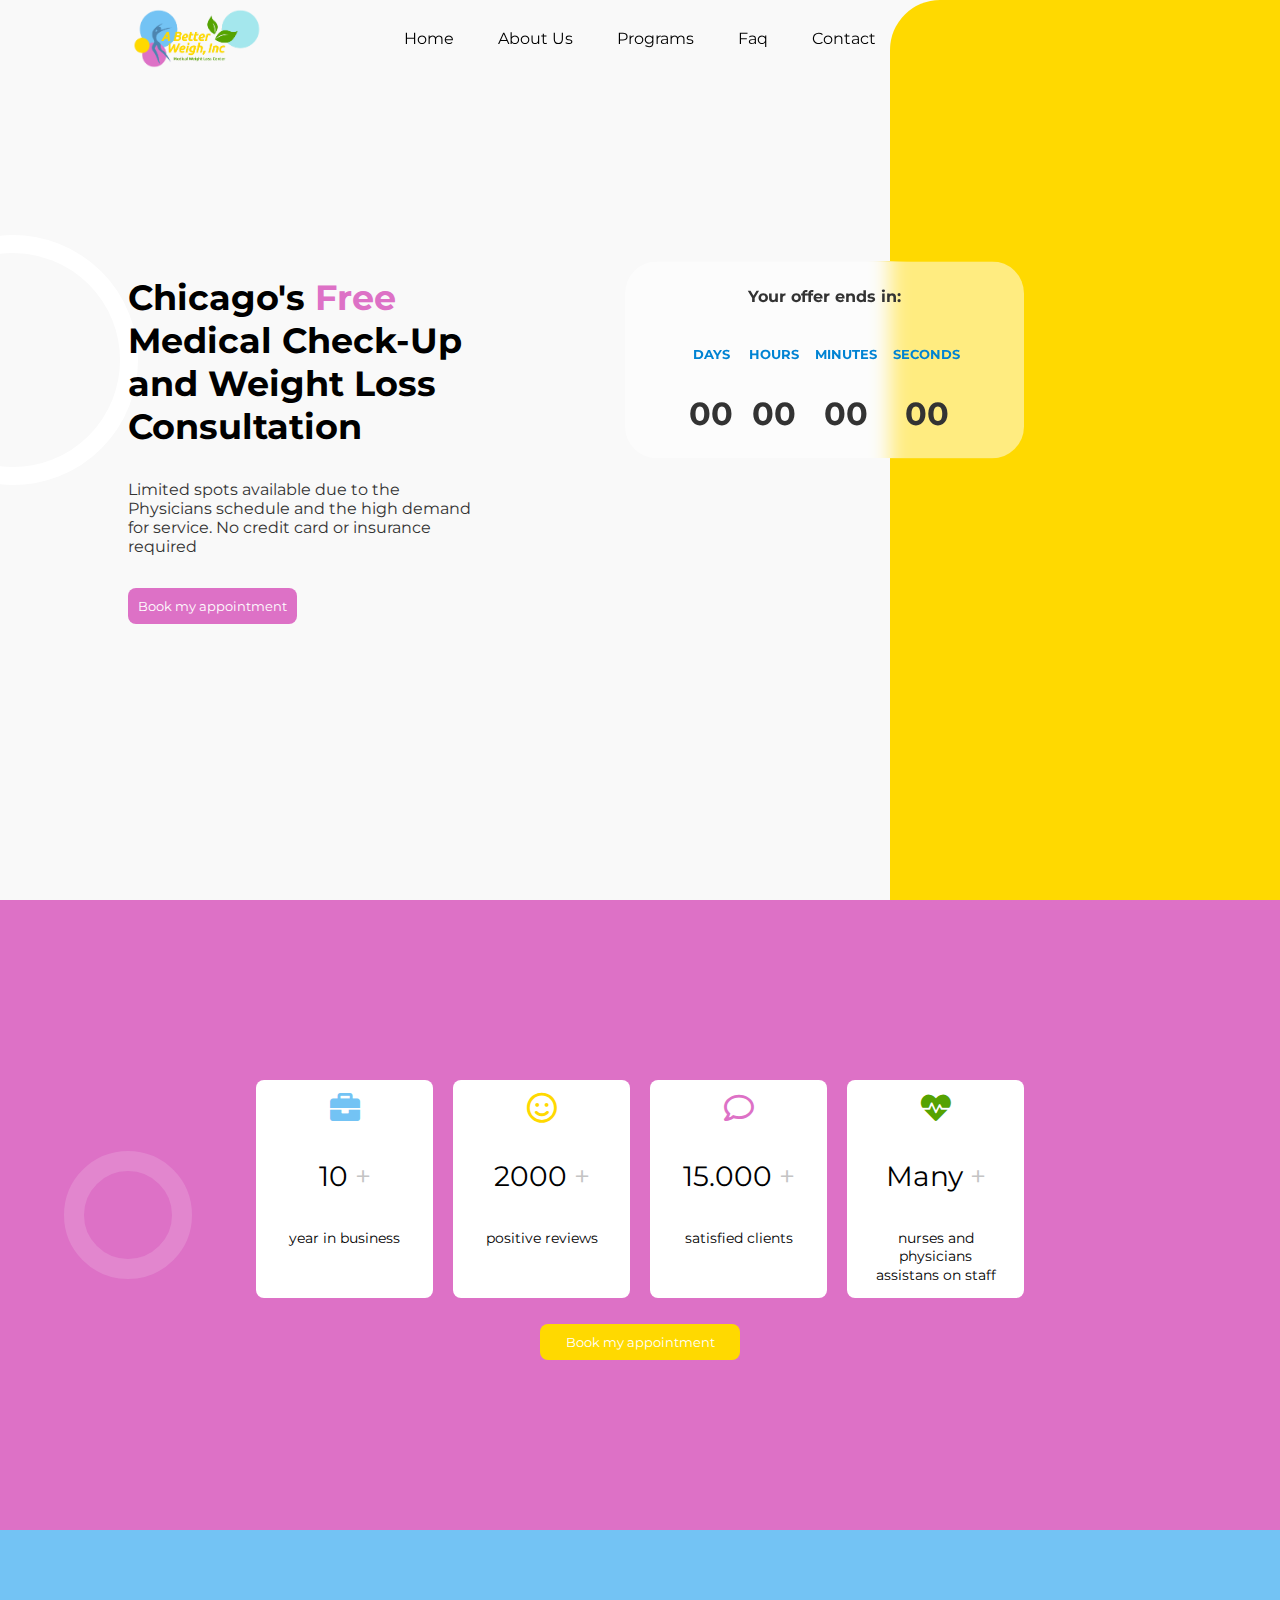
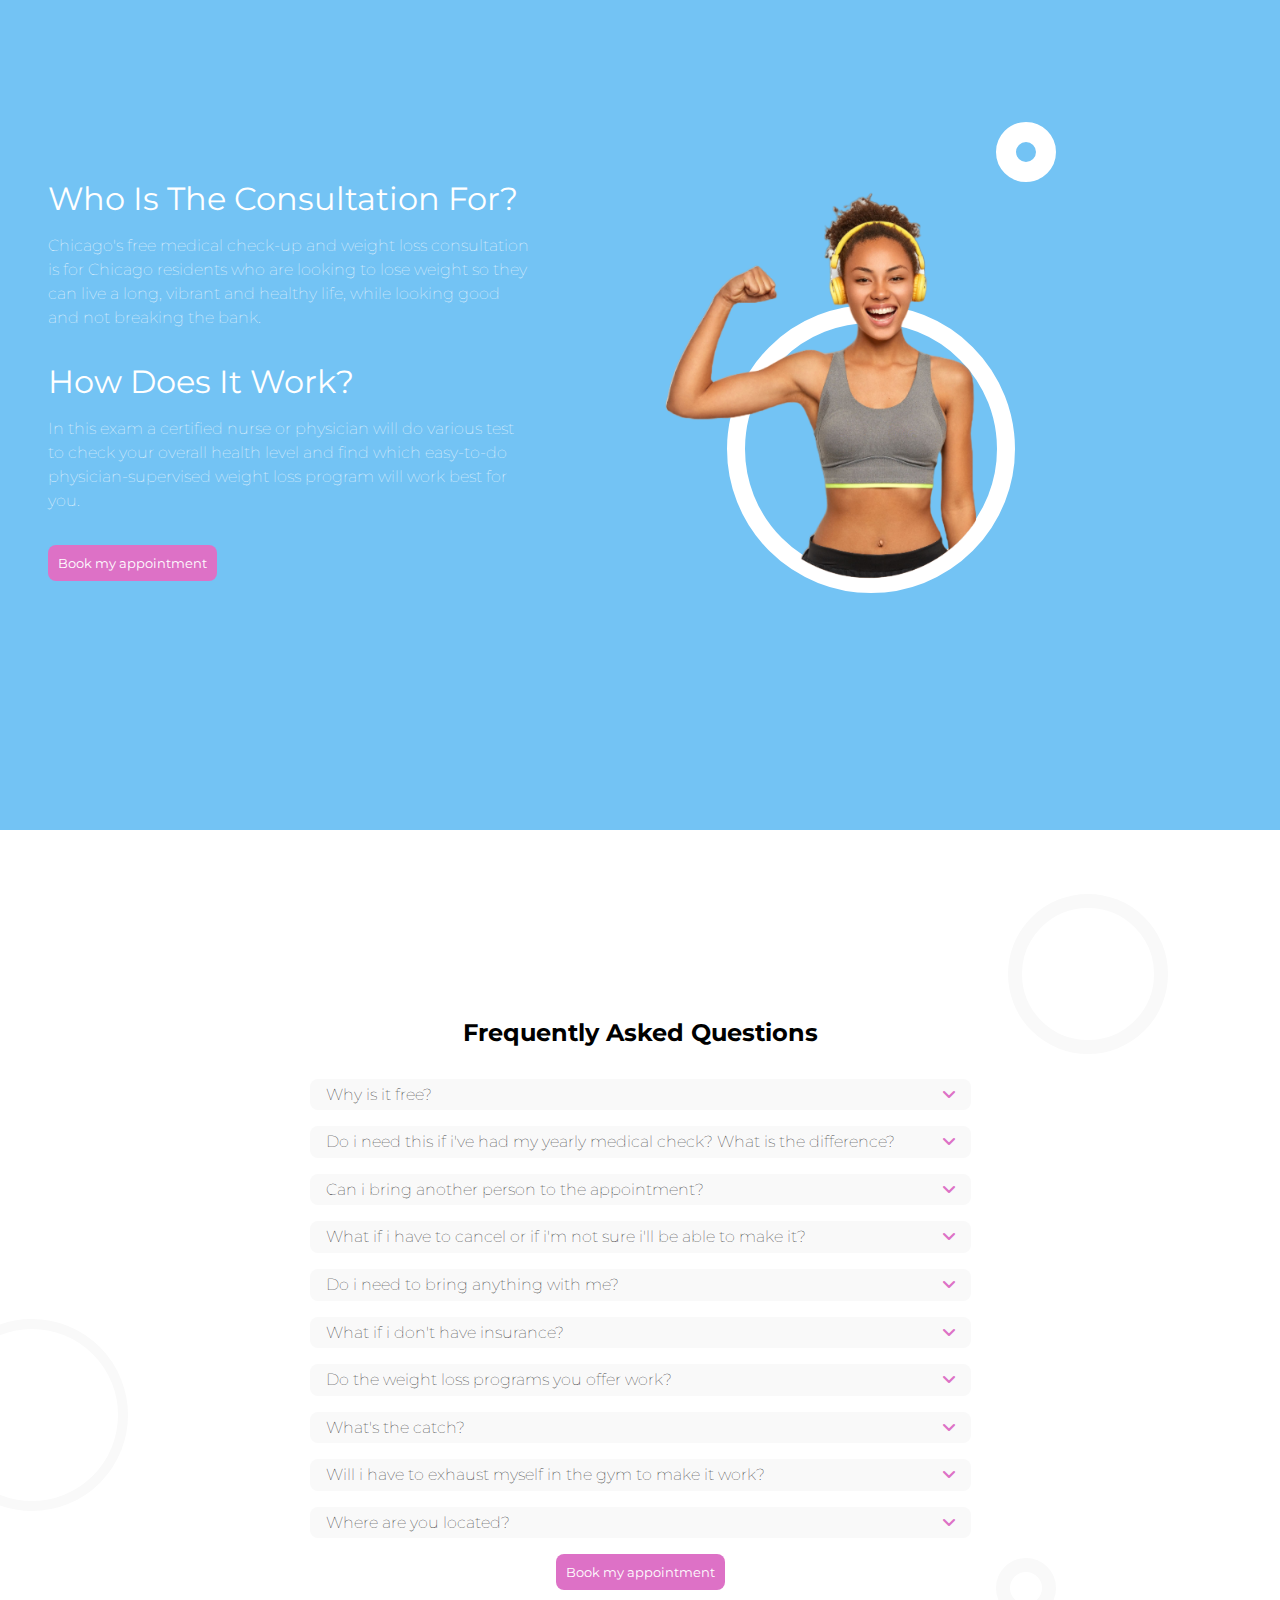
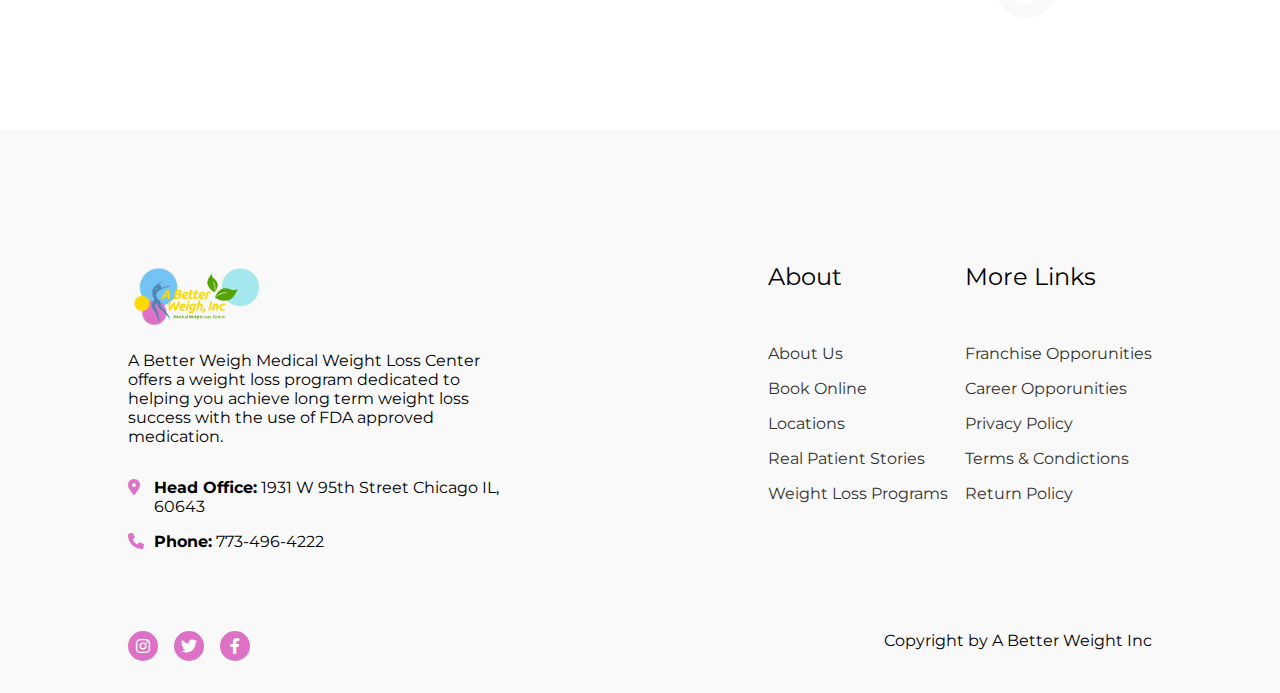
<file: index.html>
<!DOCTYPE html>
<html lang="en">
  <head>
    <meta charset="UTF-8" />
    <meta name="viewport" content="width=device-width, initial-scale=1.0" />
    <link rel="stylesheet" href="styles.css" />
    <link
      rel="stylesheet"
      href="https://cdnjs.cloudflare.com/ajax/libs/font-awesome/6.0.0-beta3/css/all.min.css"
    />
    <title>Alphaefficiency challenge</title>
  </head>
  <body>
    <header class="header">
      <img class="logo" src="./imgs/logo.png" alt="" />
      <nav>
        <ul class="nav-links">
          <li><a href="#home-section">Home</a></li>
          <li><a href="#about-section">About Us</a></li>
          <li><a href="#information-section">Programs</a></li>
          <li><a href="#faq-section">Faq</a></li>
          <li><a href="#footer">Contact</a></li>
        </ul>
      </nav>
      <div class="hidden"></div>
      <a class="btn" href="#"></a>

      <a onclick="openNav()" class="menu" href="#">
        <i class="fas fa-bars"></i
      ></a>

      <div id="mobile-menu" class="overlay">
        <a onclick="closeNav()" href="" class="close">&times;</a>
        <div class="overlay-content">
          <ul class="mobile-links">
            <li class="mobile-li">
              <a onclick="closeNav()" href="#home-section">
                <div class="overlay-menus">
                  <div class="overlay-text">Home</div>
                  <div class="overlay-icons">
                    <i class="fa-solid fa-house"></i>
                  </div>
                </div>
              </a>
            </li>
            <li class="mobile-li">
              <a onclick="closeNav()" href="#about-section">
                <div class="overlay-menus">
                  <div class="overlay-text">About Us</div>
                  <div class="overlay-icons">
                    <i class="fa-sharp fa-solid fa-circle-info"></i>
                  </div>
                </div>
              </a>
            </li>
            <li class="mobile-li">
              <a onclick="closeNav()" href="#information-section">
                <div class="overlay-menus">
                  <div class="overlay-text">Programs</div>

                  <div class="overlay-icons">
                    <i class="fa-solid fa-rectangle-list"></i>
                  </div>
                </div>
              </a>
            </li>
            <li class="mobile-li">
              <a onclick="closeNav()" href="#faq-section">
                <div class="overlay-menus">
                  <div class="overlay-text">Faq</div>

                  <div class="overlay-icons">
                    <i class="fa-solid fa-comment"></i>
                  </div>
                </div>
              </a>
            </li>
            <li class="mobile-li">
              <a onclick="closeNav()" href="#footer">
                <div class="overlay-menus">
                  <div class="overlay-text">Contact</div>

                  <div class="overlay-icons">
                    <i class="fa-solid fa-envelope"></i>
                  </div>
                </div>
              </a>
            </li>
          </ul>
        </div>
      </div>
    </header>

    <section id="home-section" class="home-section">
      <div class="section-content">
        <div class="section-left">
          <h1>
            Chicago's <span>Free</span> Medical Check-Up and Weight Loss
            Consultation
          </h1>
          <div class="inter-section-left">
            <div class="offer">Your offer ends in:</div>
            <div class="times">
              <div class="counting">
                <div class="counting-text">DAYS</div>
                <div class="numbers">00</div>
              </div>
              <div class="counting">
                <div class="counting-text">HOURS</div>
                <div class="numbers">00</div>
              </div>
              <div class="counting">
                <div class="counting-text">MINUTES</div>
                <div class="numbers">00</div>
              </div>
              <div class="counting">
                <div class="counting-text">SECONDS</div>
                <div class="numbers">00</div>
              </div>
            </div>
          </div>
          <p>
            Limited spots available due to the Physicians schedule and the high
            demand for service. No credit card or insurance required
          </p>
          <button id="appointmentButton">Book my appointment</button>
        </div>
        <div class="section-right">
          <div class="offer">Your offer ends in:</div>
          <div class="times">
            <div class="counting">
              <div>DAYS</div>
              <div class="numbers">00</div>
            </div>
            <div class="counting">
              <div>HOURS</div>
              <div class="numbers">00</div>
            </div>
            <div class="counting">
              <div>MINUTES</div>
              <div class="numbers">00</div>
            </div>
            <div class="counting">
              <div>SECONDS</div>
              <div class="numbers">00</div>
            </div>
          </div>
        </div>
        <div class="yellow-rectangle">
          <div class="circle"></div>
        </div>
        <div class="circle-2"></div>
      </div>
    </section>

    <section id="about-section" class="about-section">
      <div class="about-boxes">
        <div class="box-container">
          <div class="business"><i class="fa-solid fa-briefcase"></i></div>
          <div class="about-numbers">10 <span>+</span></div>
          <div class="about-text">year in business</div>
        </div>
        <div>
          <div class="smile"><i class="fa-regular fa-face-smile"></i></div>
          <div class="about-numbers">2000 <span>+</span></div>
          <div class="about-text">positive reviews</div>
        </div>
        <div>
          <div class="comment"><i class="fa-regular fa-comment"></i></div>
          <div class="about-numbers">15.000 <span>+</span></div>
          <div class="about-text">satisfied clients</div>
        </div>
        <div>
          <div class="pulse"><i class="fa-solid fa-heart-pulse"></i></div>
          <div class="about-numbers">Many <span>+</span></div>
          <div class="about-text">nurses and physicians assistans on staff</div>
        </div>
      </div>
      <button id="appointmentButton">Book my appointment</button>
      <div class="circle-1"></div>
      <div class="circle-2"></div>
    </section>

    <section id="information-section" class="information-section">
      <div class="information-container">
        <div class="information-left">
          <div class="information-text">
            <h2>Who Is The Consultation For?</h2>
            <p>
              Chicago's free medical check-up and weight loss consultation is
              for Chicago residents who are looking to lose weight so they can
              live a long, vibrant and healthy life, while looking good and not
              breaking the bank.
            </p>
          </div>
          <div class="information-text">
            <h2>How Does It Work?</h2>
            <p>
              In this exam a certified nurse or physician will do various test
              to check your overall health level and find which easy-to-do
              physician-supervised weight loss program will work best for you.
            </p>
            <button id="appointmentButton">Book my appointment</button>
          </div>
        </div>
        <div class="information-right">
          <div class="information-circle"></div>
          <img class="information-img" src="./imgs/information.png" alt="" />
        </div>
      </div>
      <div class="circle-1"></div>
      <div class="circle-2"></div>
      <div class="circle-3"></div>
    </section>

    <section id="faq-section" class="faq-section">
      <div class="faq-container">
        <h2 class="faq-title">Frequently Asked Questions</h2>

        <ul class="faq-list">
          <div>
            <li class="faq-item">
              <div class="faq-question">
                <div>Why is it free?</div>
                <div><i class="fa-solid fa-angle-down"></i></div>
              </div>

              <div class="faq-answer">
                <p>
                  Lorem ipsum dolor sit amet, consectetur adipiscing elit....
                </p>
              </div>
            </li>

            <li class="faq-item">
              <div class="faq-question">
                <div>
                  Do i need this if i've had my yearly medical check? What is
                  the difference?
                </div>
                <div><i class="fa-solid fa-angle-down"></i></div>
              </div>

              <div class="faq-answer">
                <p>
                  Lorem ipsum dolor sit amet, consectetur adipiscing elit....
                </p>
              </div>
            </li>

            <li class="faq-item">
              <div class="faq-question">
                <div>Can i bring another person to the appointment?</div>
                <div><i class="fa-solid fa-angle-down"></i></div>
              </div>

              <div class="faq-answer">
                <p>
                  Lorem ipsum dolor sit amet, consectetur adipiscing elit....
                </p>
              </div>
            </li>

            <li class="faq-item">
              <div class="faq-question">
                <div>
                  What if i have to cancel or if i'm not sure i'll be able to
                  make it?
                </div>
                <div><i class="fa-solid fa-angle-down"></i></div>
              </div>

              <div class="faq-answer">
                <p>
                  Lorem ipsum dolor sit amet, consectetur adipiscing elit....
                </p>
              </div>
            </li>

            <li class="faq-item">
              <div class="faq-question">
                <div>Do i need to bring anything with me?</div>
                <div><i class="fa-solid fa-angle-down"></i></div>
              </div>

              <div class="faq-answer">
                <p>
                  Lorem ipsum dolor sit amet, consectetur adipiscing elit....
                </p>
              </div>
            </li>

            <li class="faq-item">
              <div class="faq-question">
                <div>What if i don't have insurance?</div>
                <div><i class="fa-solid fa-angle-down"></i></div>
              </div>

              <div class="faq-answer">
                <p>
                  Lorem ipsum dolor sit amet, consectetur adipiscing elit....
                </p>
              </div>
            </li>

            <li class="faq-item">
              <div class="faq-question">
                <div>Do the weight loss programs you offer work?</div>
                <div><i class="fa-solid fa-angle-down"></i></div>
              </div>

              <div class="faq-answer">
                <p>
                  Lorem ipsum dolor sit amet, consectetur adipiscing elit....
                </p>
              </div>
            </li>

            <li class="faq-item">
              <div class="faq-question">
                <div>What's the catch?</div>
                <div><i class="fa-solid fa-angle-down"></i></div>
              </div>

              <div class="faq-answer">
                <p>
                  Lorem ipsum dolor sit amet, consectetur adipiscing elit....
                </p>
              </div>
            </li>

            <li class="faq-item">
              <div class="faq-question">
                <div>
                  Will i have to exhaust myself in the gym to make it work?
                </div>
                <div><i class="fa-solid fa-angle-down"></i></div>
              </div>

              <div class="faq-answer">
                <p>
                  Lorem ipsum dolor sit amet, consectetur adipiscing elit....
                </p>
              </div>
            </li>

            <li class="faq-item">
              <div class="faq-question">
                <div>Where are you located?</div>
                <div><i class="fa-solid fa-angle-down"></i></div>
              </div>

              <div class="faq-answer">
                <p>
                  Lorem ipsum dolor sit amet, consectetur adipiscing elit....
                </p>
              </div>
            </li>
          </div>
        </ul>
        <button id="appointmentButton">Book my appointment</button>
      </div>
      <div class="circle-1"></div>
      <div class="circle-2"></div>
      <div class="circle-3"></div>
    </section>

    <footer id="footer">
      <div class="footer-content">
        <div class="footer-container">
          <div class="footer-left">
            <img class="footer-image" src="./imgs/logo.png" alt="" />
            <p class="footer-text">
              A Better Weigh Medical Weight Loss Center offers a weight loss
              program dedicated to helping you achieve long term weight loss
              success with the use of FDA approved medication.
            </p>
            <div class="footer-contact">
              <div class="contact-icons">
                <div class="purple-icons">
                  <i class="fa-solid fa-location-dot"></i>
                </div>
                <div>
                  <span class="footer-bold">Head Office:</span> 1931 W 95th
                  Street Chicago IL, 60643
                </div>
              </div>
              <div class="contact-icons">
                <div class="purple-icons">
                  <i class="fa-solid fa-phone"></i>
                </div>
                <div><span class="footer-bold">Phone:</span> 773-496-4222</div>
              </div>
            </div>
          </div>
          <div class="footer-right">
            <div>
              <div class="footer-titles">About</div>
              <ul class="footer-list">
                <li class="footer-li"><a href="">About Us</a></li>
                <li class="footer-li"><a href="">Book Online</a></li>
                <li class="footer-li"><a href="">Locations</a></li>
                <li class="footer-li"><a href="">Real Patient Stories</a></li>
                <li class="footer-li"><a href="">Weight Loss Programs</a></li>
              </ul>
            </div>
            <div>
              <div class="footer-titles">More Links</div>
              <ul class="footer-list">
                <li class="footer-li"><a href="">Franchise Opporunities</a></li>
                <li class="footer-li"><a href="">Career Opporunities</a></li>
                <li class="footer-li"><a href="">Privacy Policy</a></li>
                <li class="footer-li"><a href="">Terms & Condictions</a></li>
                <li class="footer-li"><a href="">Return Policy</a></li>
              </ul>
            </div>
          </div>
        </div>
        <div class="footer-end">
          <div class="footer-socials">
            <div class="footer-icons">
              <i class="fa-brands fa-instagram"></i>
            </div>
            <div class="footer-icons"><i class="fa-brands fa-twitter"></i></div>
            <div class="footer-icons">
              <i class="fa-brands fa-facebook-f"></i>
            </div>
          </div>
          <div>Copyright by A Better Weight Inc</div>
        </div>
      </div>
    </footer>
  </body>
  <script src="script.js" defer></script>
</html>
</file>
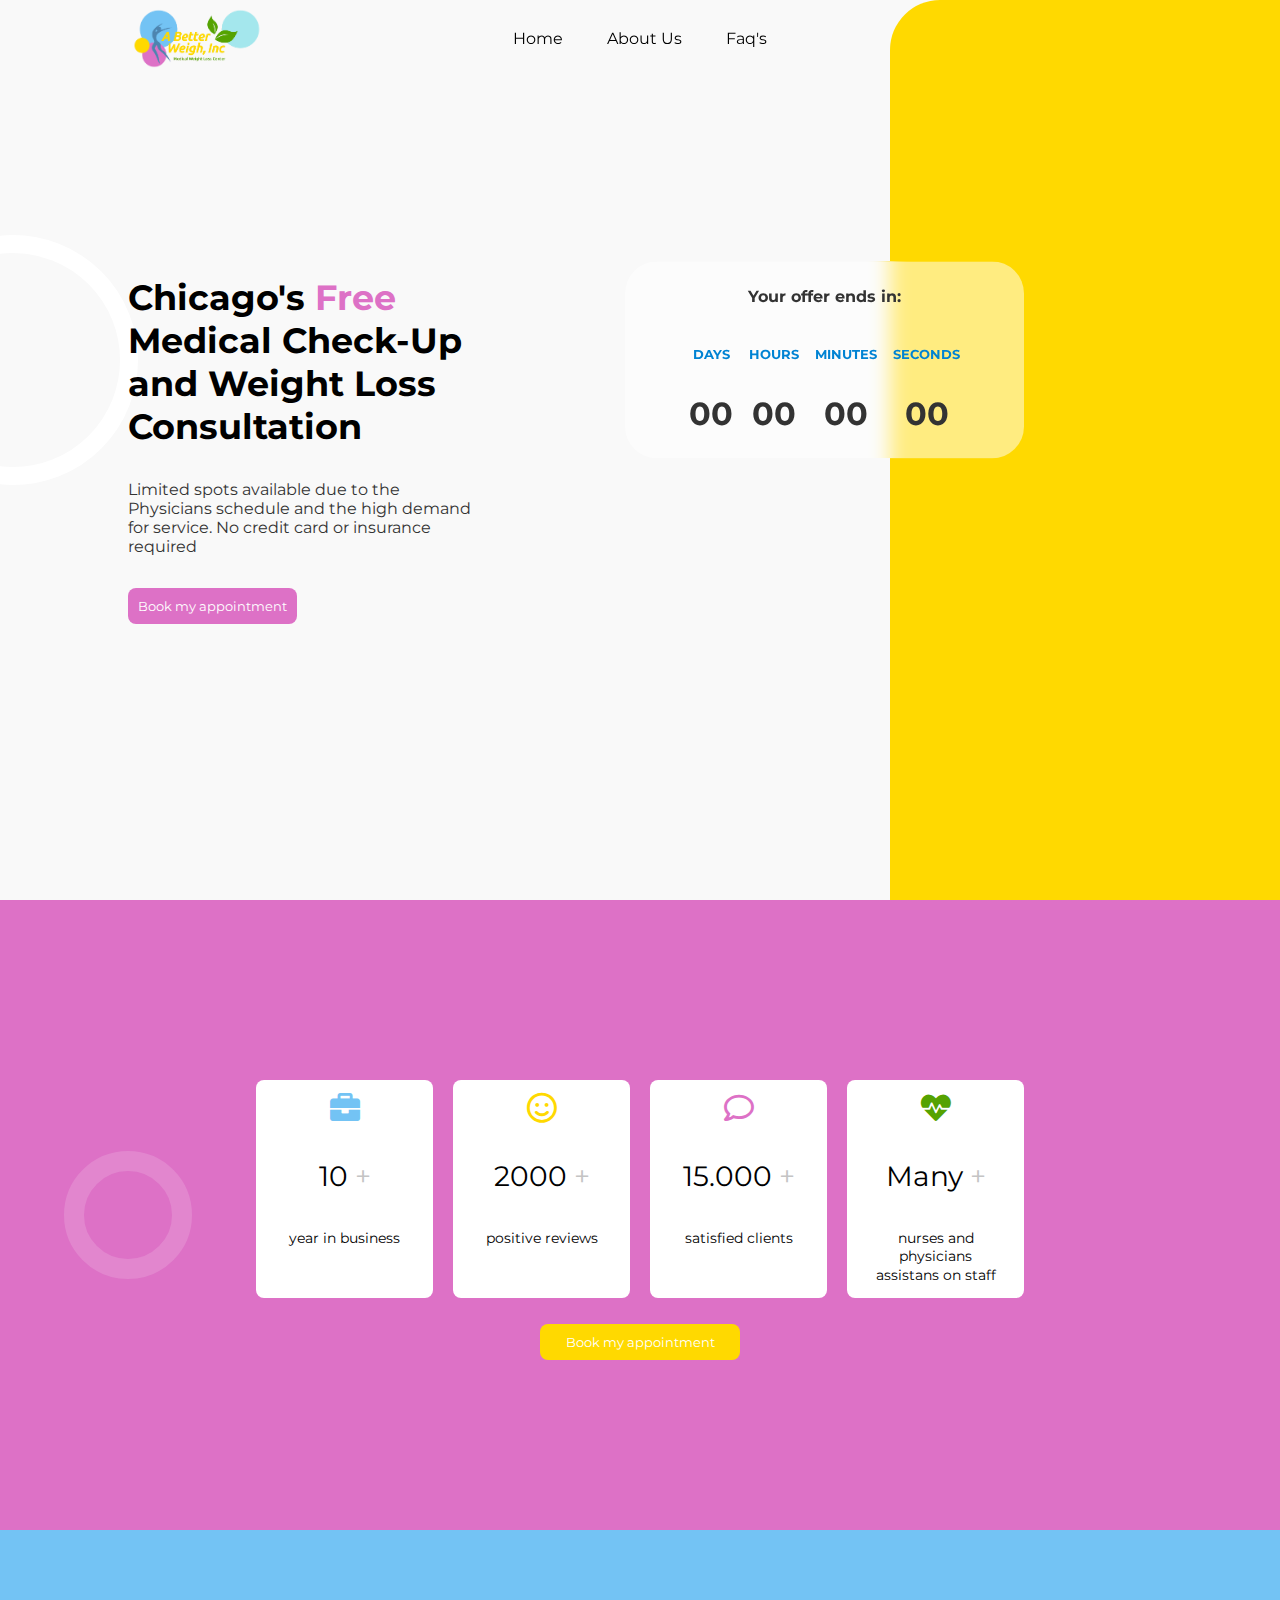
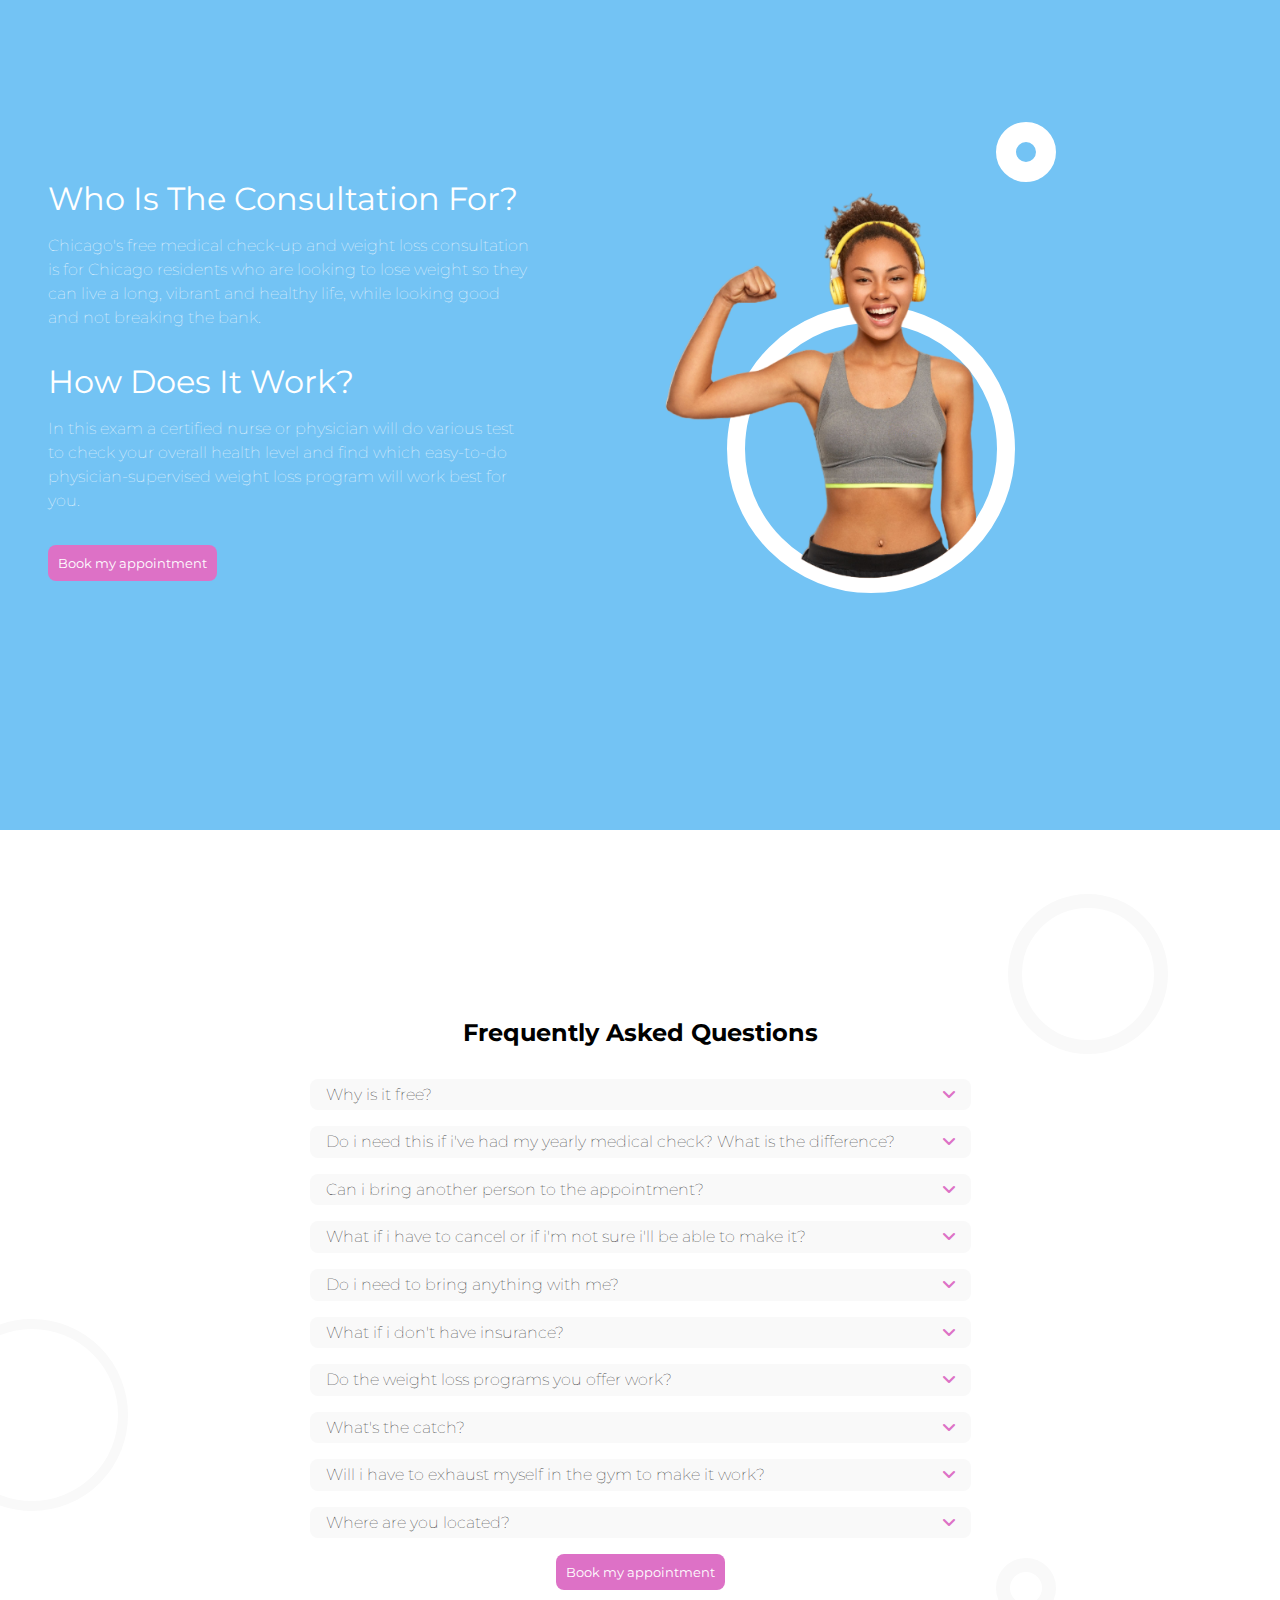
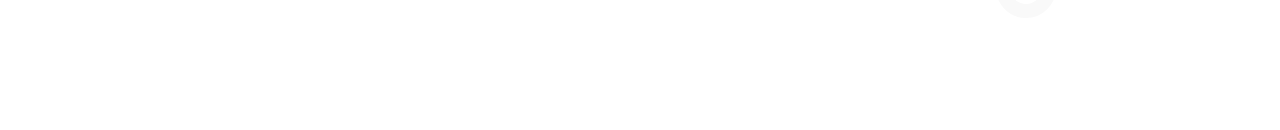
<file: home.html>
<!DOCTYPE html>
<html lang="en">
  <head>
    <meta charset="UTF-8" />
    <meta name="viewport" content="width=device-width, initial-scale=1.0" />
    <link rel="stylesheet" href="styles.css" />
    <link
      rel="stylesheet"
      href="https://cdnjs.cloudflare.com/ajax/libs/font-awesome/6.0.0-beta3/css/all.min.css"
    />
    <title>Navbar Responsive</title>
  </head>
  <body>
    <header class="header">
      <img class="logo" src="./imgs/logo.png" alt="" />
      <nav>
        <ul class="nav-links">
          <li><a href="#home-section">Home</a></li>
          <li><a href="#about-section">About Us</a></li>
          <li><a href="#faq-section">Faq's</a></li>
        </ul>
      </nav>
      <div class="hidden">holis</div>
      <a class="btn" href="#"></a>

      <a onclick="openNav()" class="menu" href="#">
        <i class="fas fa-bars"></i
      ></a>

      <div id="mobile-menu" class="overlay">
        <a onclick="closeNav()" href="" class="close">&times;</a>
        <div class="overlay-content">
          <a onclick="closeNav()" href="#">Home</a>
          <a onclick="closeNav()" href="#">About</a>
          <a onclick="closeNav()" href="#faq-section">Faq's</a>
        </div>
      </div>
    </header>

    <section id="home-section" class="home-section">
      <div class="section-content">
        <div class="section-left">
          <h1>
            Chicago's <span>Free</span> Medical Check-Up and Weight Loss
            Consultation
          </h1>
          <p>
            Limited spots available due to the Physicians schedule and the high
            demand for service. No credit card or insurance required
          </p>
          <button>Book my appointment</button>
        </div>
        <div class="section-right">
          <div class="offer">Your offer ends in:</div>
          <div class="times">
            <div class="counting">
              <div>DAYS</div>
              <div class="numbers">00</div>
            </div>
            <div class="counting">
              <div>HOURS</div>
              <div class="numbers">00</div>
            </div>
            <div class="counting">
              <div>MINUTES</div>
              <div class="numbers">00</div>
            </div>
            <div class="counting">
              <div>SECONDS</div>
              <div class="numbers">00</div>
            </div>
          </div>
        </div>
        <div class="yellow-rectangle">
          <div class="circle"></div>
        </div>
        <div class="circle-2"></div>
      </div>
    </section>

    <section id="about-section" class="about-section">
      <div class="about-boxes">
        <div class="box-container">
          <div class="business"><i class="fa-solid fa-briefcase"></i></div>
          <div class="about-numbers">10 <span>+</span></div>
          <div class="about-text">year in business</div>
        </div>
        <div>
          <div class="smile"><i class="fa-regular fa-face-smile"></i></div>
          <div class="about-numbers">2000 <span>+</span></div>
          <div class="about-text">positive reviews</div>
        </div>
        <div>
          <div class="comment"><i class="fa-regular fa-comment"></i></div>
          <div class="about-numbers">15.000 <span>+</span></div>
          <div class="about-text">satisfied clients</div>
        </div>
        <div>
          <div class="pulse"><i class="fa-solid fa-heart-pulse"></i></div>
          <div class="about-numbers">Many <span>+</span></div>
          <div class="about-text">nurses and physicians assistans on staff</div>
        </div>
      </div>
      <button>Book my appointment</button>
      <div class="circle-1"></div>
      <div class="circle-2"></div>
    </section>

    <section class="information-section">
      <div class="information-container">
        <div class="information-left">
          <div class="information-text">
            <h2>Who Is The Consultation For?</h2>
            <p>
              Chicago's free medical check-up and weight loss consultation is
              for Chicago residents who are looking to lose weight so they can
              live a long, vibrant and healthy life, while looking good and not
              breaking the bank.
            </p>
          </div>
          <div class="information-text">
            <h2>How Does It Work?</h2>
            <p>
              In this exam a certified nurse or physician will do various test
              to check your overall health level and find which easy-to-do
              physician-supervised weight loss program will work best for you.
            </p>
            <button>Book my appointment</button>
          </div>
        </div>
        <div class="information-right">
          <div class="information-circle"></div>
          <img class="information-img" src="./imgs/information.png" alt="" />
        </div>
      </div>
      <div class="circle-1"></div>
      <div class="circle-2"></div>
      <div class="circle-3"></div>
    </section>

    <section id="faq-section" class="faq-section">
      <div class="faq-container">
        <h2 class="faq-title">Frequently Asked Questions</h2>

        <ul class="faq-list">
          <div>
            <li class="faq-item">
              <div class="faq-question">
                <div>Why is it free?</div>
                <div><i class="fa-solid fa-angle-down"></i></div>
              </div>

              <div class="faq-answer">
                <p>
                  Lorem ipsum dolor sit amet, consectetur adipiscing elit....
                </p>
              </div>
            </li>

            <li class="faq-item">
              <div class="faq-question">
                <div>
                  Do i need this if i've had my yearly medical check? What is
                  the difference?
                </div>
                <div><i class="fa-solid fa-angle-down"></i></div>
              </div>

              <div class="faq-answer">
                <p>
                  Lorem ipsum dolor sit amet, consectetur adipiscing elit....
                </p>
              </div>
            </li>

            <li class="faq-item">
              <div class="faq-question">
                <div>Can i bring another person to the appointment?</div>
                <div><i class="fa-solid fa-angle-down"></i></div>
              </div>

              <div class="faq-answer">
                <p>
                  Lorem ipsum dolor sit amet, consectetur adipiscing elit....
                </p>
              </div>
            </li>

            <li class="faq-item">
              <div class="faq-question">
                <div>
                  What if i have to cancel or if i'm not sure i'll be able to
                  make it?
                </div>
                <div><i class="fa-solid fa-angle-down"></i></div>
              </div>

              <div class="faq-answer">
                <p>
                  Lorem ipsum dolor sit amet, consectetur adipiscing elit....
                </p>
              </div>
            </li>

            <li class="faq-item">
              <div class="faq-question">
                <div>Do i need to bring anything with me?</div>
                <div><i class="fa-solid fa-angle-down"></i></div>
              </div>

              <div class="faq-answer">
                <p>
                  Lorem ipsum dolor sit amet, consectetur adipiscing elit....
                </p>
              </div>
            </li>

            <li class="faq-item">
              <div class="faq-question">
                <div>What if i don't have insurance?</div>
                <div><i class="fa-solid fa-angle-down"></i></div>
              </div>

              <div class="faq-answer">
                <p>
                  Lorem ipsum dolor sit amet, consectetur adipiscing elit....
                </p>
              </div>
            </li>

            <li class="faq-item">
              <div class="faq-question">
                <div>Do the weight loss programs you offer work?</div>
                <div><i class="fa-solid fa-angle-down"></i></div>
              </div>

              <div class="faq-answer">
                <p>
                  Lorem ipsum dolor sit amet, consectetur adipiscing elit....
                </p>
              </div>
            </li>

            <li class="faq-item">
              <div class="faq-question">
                <div>What's the catch?</div>
                <div><i class="fa-solid fa-angle-down"></i></div>
              </div>

              <div class="faq-answer">
                <p>
                  Lorem ipsum dolor sit amet, consectetur adipiscing elit....
                </p>
              </div>
            </li>

            <li class="faq-item">
              <div class="faq-question">
                <div>
                  Will i have to exhaust myself in the gym to make it work?
                </div>
                <div><i class="fa-solid fa-angle-down"></i></div>
              </div>

              <div class="faq-answer">
                <p>
                  Lorem ipsum dolor sit amet, consectetur adipiscing elit....
                </p>
              </div>
            </li>

            <li class="faq-item">
              <div class="faq-question">
                <div>Where are you located?</div>
                <div><i class="fa-solid fa-angle-down"></i></div>
              </div>

              <div class="faq-answer">
                <p>
                  Lorem ipsum dolor sit amet, consectetur adipiscing elit....
                </p>
              </div>
            </li>
          </div>
        </ul>
        <button>Book my appointment</button>
      </div>
      <div class="circle-1"></div>
      <div class="circle-2"></div>
      <div class="circle-3"></div>
    </section>
  </body>
  <script src="script.js" defer></script>
</html>
</file>
<file: styles.css>
@import url("https://fonts.googleapis.com/css2?family=Montserrat:wght@500&display=swap");

* {
  margin: 0;
  padding: 0;
  font-family: "Montserrat", sans-serif;
  box-sizing: border-box;
}
body {
  background-color: #f9f9f9;
  overflow-x: hidden;
}

::-webkit-scrollbar {
  width: 8px;
}

::-webkit-scrollbar-track {
  background-color: #f1f1f1;
}

::-webkit-scrollbar-thumb {
  background-color: #888;
  border-radius: 4px;
}

::-webkit-scrollbar-thumb:hover {
  background-color: #555;
}

button {
  background-color: #dd71c6;
  color: white;
  padding: 10px;
  border: none;
  border-radius: 8px;
  cursor: pointer;
  transition: ease 0.3s;
}

button:hover {
  background-color: #a85897;
}

.header {
  background-color: transparent;
  position: fixed;
  width: 100%;
  top: 0;
  display: flex;
  justify-content: space-between;
  align-items: center;
  padding: 0px 10%;
  transition: 0.3s ease-in-out;
  z-index: 10;
}
.header.scrolled {
  background-color: rgba(255, 255, 255, 0.8);
  box-shadow: 0 2px 4px rgba(0, 0, 0, 0.1);
}

.header a {
  text-decoration: none;
}

.header .overlay {
  height: 100%;
  width: 0;
  position: fixed;
  z-index: 2;
  left: 0;
  top: 0;
  background: white;
  overflow: hidden;
  transition: width 0.3s ease;
  box-shadow: 0px 0px 10px rgba(0, 0, 0, 0.5);
}

.header .overlay .overlay-content {
  display: flex;
  height: 100%;
  flex-direction: column;
  align-items: start;
  padding: 7rem 2rem 0 1rem;
}
.mobile-links {
  width: 100%;
}
.mobile-li {
  list-style: none;
}

.overlay-menus {
  display: flex;
  justify-content: space-between;
  align-items: center;
}
.header .overlay .close {
  position: absolute;
  top: 10px;
  right: 50px;
  font-size: 30px;
  width: 0;
}

.header .overlay a {
  padding: 15px 0;
  font-size: 18px;
  display: block;
  transition: all 0.3s ease 0s;
  font-weight: 500;
  color: rgb(24, 22, 22);
}

.overlay-icons {
  display: flex;
  justify-content: center;
  align-items: center;
  color: #dd71c6;
  font-size: 20px;
}

.header .overlay a:hover,
.header .overlay a:focus {
  color: #dd71c6;
}

.header .logo {
  cursor: pointer;
  margin-right: auto;
  width: 138px;
  height: auto;
}

.header .nav-links {
  list-style: none;
}

.header .nav-links li {
  display: inline-block;
  padding: 0 20px;
}

.header .nav-links a {
  font-size: 700;
  color: black;
  transition: ease-in-out 0.3s;
}

.header .nav-links a:hover {
  color: #dd71c6;
  transition: ease-in-out 0.3s;
}
.header .menu i {
  font-size: 24px;
  margin-right: 5px;
  color: black;
}
.header .menu i:hover {
  color: #dd71c6;
  transition: ease-in-out 0.3s;
}

.hidden {
  visibility: hidden;
  margin-left: auto;
  width: 138px;
}

.menu {
  display: none;
}

/* HOME SECTION */

.home-section {
  color: black;
  height: 100vh;
  padding: 20px;
  display: flex;
  justify-content: flex-start;
  align-items: center;
}

.inter-section-left {
  display: none;
}

.section-left {
  position: absolute;
  left: 10%;
  top: 50%;
  transform: translateY(-50%);
}

.section-left h1 {
  padding-right: 70%;
  font-size: 35px;
}

.section-left p {
  margin-top: 2rem;
  padding-right: 70%;
  font-size: medium;
  color: #333333;
}

.section-left span {
  color: #dd71c6;
}

.section-left button {
  margin-top: 2rem;
}

.section-right {
  position: absolute;
  right: 20%;
  top: 40%;
  transform: translateY(-50%);
  font-weight: bold;
  background: rgba(255, 255, 255, 0.5);
  padding: 2% 5%;
  border-radius: 2rem;
  backdrop-filter: blur(10px);
}
.section-right .offer,
.inter-section-left .offer {
  display: flex;
  justify-content: center;
  color: #333333;
}
.section-right .times,
.inter-section-left .times {
  margin-top: 2rem;
  display: flex;
  gap: 1rem;
  color: #0083d3;
  font-size: small;
}

.section-right .counting,
.inter-section-left .counting {
  display: block;
  text-align: center;
  margin: 0 auto;
  margin-top: 0.5rem;
}

.section-right .numbers,
.inter-section-left .numbers {
  font-size: xx-large;
  margin-top: 2rem;
  color: #333333;
}

.yellow-rectangle {
  width: 390px;
  height: 100vh;
  background-color: #ffd900;
  position: absolute;
  top: 0;
  right: 0;
  border-radius: 50px 0 0 0;
  z-index: -2;
}

.home-section .circle-2 {
  position: absolute;
  width: 250px;
  height: 250px;
  z-index: -1;
  border: 18px solid #ffffff;
  border-radius: 50%;
  left: -7rem;
  top: 40%;
  transform: translateY(-50%);
}

/* ABOUT SECTION */

.about-section {
  position: relative;
  display: flex;
  flex-direction: column;
  justify-content: center;
  height: 70vh;
  background-color: #dd71c6;
}

.about-boxes {
  display: grid;
  grid-template-columns: repeat(4, 1fr);
  gap: 20px;
  background-color: #dd71c6;
  padding: 10px 20%;
}

.about-boxes > div {
  background-color: white;
  padding: 10px 20px;
  border-radius: 8px;
  text-align: center;
}

.box-container {
  display: flex;
  flex-direction: column;
  align-items: center;
  text-align: center;
  padding: 20px;
  background-color: #dd71c6;
  color: black;
  border-radius: 8px;
}

.business {
  color: #73c3f4;
  font-size: 30px;
}
.smile {
  color: #ffd900;
  font-size: 30px;
}

.comment {
  color: #dd71c6;
  font-size: 30px;
}

.pulse {
  color: #55a201;
  font-size: 30px;
}

.about-numbers {
  font-size: 28px;
  margin-top: 2rem;
  white-space: nowrap;
}
.about-numbers span {
  color: #c4c4c4;
}
.about-text {
  margin-top: 2rem;
  font-weight: 400;
  font-size: 14px;
  line-height: 18.51px;
  text-align: center;
  padding: 4px 0px;
}

.about-section button {
  margin-top: 1rem;
  background-color: #ffd900;
  max-width: 200px;
  width: 100%;
  margin-left: auto;
  margin-right: auto;
}

.about-section button:hover {
  background-color: #c7a900;
}

.about-section .circle-2 {
  width: 8rem;
  height: 8rem;
  top: 50%;
  left: 4rem;
  transform: translateY(-50%);
  border: 20px solid #ffffff;
  opacity: 15%;
  z-index: 1;
}

/* INFORMATION SECTION */

.information-section {
  position: relative;
  height: 100vh;
  background-color: #73c3f4;
}

.information-container {
  display: flex;
  align-items: center;
  justify-content: space-around;
  gap: 5rem;
  height: 100%;
}

.information-left {
  display: flex;
  z-index: 3;
  flex-direction: column;
  gap: 2rem;
  color: #ffffff;
  padding: 4rem 3rem;
  max-width: 100%;
  box-sizing: border-box;
}

.information-text {
  text-align: left;
}

.information-text h2 {
  text-align: left;
  font-weight: 400;
  font-size: 32px;
  margin-bottom: 1rem;
}

.information-text p {
  font-weight: 100;
  font-size: medium;
  line-height: 1.5;
}
.information-right {
  padding-right: 15%;
  position: relative;
}

.information-circle {
  position: absolute;
  top: 34%;
  left: 11%;
  width: 18rem;
  height: 18rem;
  background: transparent;
  border: 18px solid #ffffff;
  border-radius: 50%;
}

.information-img {
  position: relative;
  width: 429.19px;
  padding-top: 2rem;
  display: block;
  margin: 0 auto;
  background-color: transparent;
  z-index: 2;
}

.information-left button {
  margin-top: 2rem;
}

.information-section .circle-3 {
  width: 60px;
  height: 60px;
  top: 12rem;
  right: 14rem;
  border: 20px solid #ffffff;
}

/* FAQ SECTION */

.faq-section {
  height: 100vh;
  position: relative;
  background-color: #ffffff;
  overflow: hidden;
}

.faq-container {
  height: 100%;
  display: flex;
  flex-direction: column;
  justify-content: center;
  align-items: center;
  position: relative;
  padding: 10% 0;
  z-index: 2;
}

.circle-1,
.circle-2,
.circle-3 {
  position: absolute;
  border-radius: 50%;
  background-color: transparent;
}

.faq-section .circle-1 {
  width: 10rem;
  height: 10rem;
  top: 4rem;
  right: 7rem;
  border: 14px solid #f9f9f9;
}

.faq-section .circle-2 {
  width: 12rem;
  height: 12rem;
  top: 65%;
  left: -4rem;
  transform: translateY(-50%);
  border: 10px solid #f9f9f9;
  z-index: 1;
}

.faq-section .circle-3 {
  width: 60px;
  height: 60px;
  bottom: 7rem;
  right: 14rem;
  border: 14px solid #f9f9f9;
  z-index: 1;
}

.faq-title {
  text-align: center;
  margin-bottom: 2rem;
  margin-top: 3rem;
}

.faq-list {
  display: flex;
  justify-content: center;
  align-items: center;
  list-style: none;
  font-size: 16px;
  line-height: 27.6px;
  position: relative;
}

.faq-item {
  position: relative;
  display: flex;
  justify-content: space-between;
  background-color: #f9f9f9;
  border-radius: 8px;
  padding: 2px 1rem;
  margin-bottom: 1rem;
  align-items: center;
}

.faq-item i {
  color: #dd71c6;
}

.faq-question {
  width: 100%;
  display: flex;
  justify-content: space-between;
  font-size: 16px;
  line-height: 27.6px;
  font-weight: 100;
  gap: 3rem;
}

.faq-answer {
  display: none;
  position: absolute;
  background-color: #ffffff;
  box-shadow: 0px 4px 6px rgba(0, 0, 0, 0.1);
  padding: 10px;
  z-index: 1;
  width: 100%;
  left: 1px;
  top: 100%;
  transition: 0.3s ease;
}

.faq-question {
  cursor: pointer;
}

.faq-section button {
  background-color: #dd71c6;
  color: white;
  padding: 10px;
  border: none;
  cursor: pointer;
}

/* FOOTER */

footer {
  height: 50vh;
}
.footer-content {
  display: flex;
  flex-direction: column;
  justify-content: center;
}
.footer-container {
  display: flex;
  justify-content: space-around;
  padding: 10% 0px 0px 0px;
}

.footer-image {
  width: 138px;
}

.footer-icons {
  width: 30px;
  height: 30px;
  border-radius: 50%;
  background-color: #dd71c6;
  display: flex;
  justify-content: center;
  align-items: center;
  color: white;
  cursor: pointer;
}

.footer-left {
  flex-basis: 50%;
  padding: 0px 8rem;
  display: flex;
  flex-direction: column;
  justify-content: center;
}

.footer-right {
  flex-basis: 50%;
  padding: 0px 8rem;
  display: flex;
  justify-content: space-around;
  gap: 1rem;
}

.footer-text {
  margin-top: 1rem;
}

.footer-contact {
  margin-top: 2rem;
}

.contact-icons {
  display: flex;
  gap: 1rem;
  margin-bottom: 1rem;
}
.footer-bold {
  font-weight: bolder;
}

.purple-icons {
  color: #dd71c6;
  width: 10px;
}
.footer-socials {
  display: flex;
  gap: 1rem;
}

.footer-titles {
  font-size: 24px;
  line-height: 38.4px;
}

.footer-list {
  list-style: none;
  margin-top: 3rem;
}

.footer-li {
  margin-top: 1rem;
  font-weight: 400;
  font-size: 16px;
}

.footer-li a {
  color: #333333;
  text-decoration: none;
}

.footer-end {
  display: flex;
  justify-content: space-between;
  margin-top: 2rem;
  padding: 2rem 8rem;
}

/*ERROR 404 */

.error-main {
  align-items: center;
  display: flex;
  flex-direction: column;
  height: 100vh;
  justify-content: center;
  text-align: center;
}

.error-title {
  color: #888;
  font-size: 12.5rem;
  letter-spacing: 0.1em;
  margin: 0.025em 0;
  text-shadow: 0.05em 0.05em 0 rgba(0, 0, 0, 0.25);
  white-space: nowrap;

  @media (max-width: 480px) {
    font-size: 8.5rem;
  }

  @media (max-width: 320px) {
    font-size: 5rem;
  }

  & > span {
    animation: spooky 2s alternate infinite linear;
    color: #dd71c6;
    display: inline-block;
  }
}

.error-main h2 {
  color: #555;
  margin-bottom: 0.4em;
}

.error-main p {
  color: #555;
  margin-top: 0;
}

.error-main button {
  margin-top: 1rem;
}

@keyframes spooky {
  from {
    transform: translatey(0.15em) scaley(0.95);
  }

  to {
    transform: translatey(-0.15em);
  }
}

/* MEDIA QUERYS */
@media screen and (max-width: 1065px) {
  .section-right {
    display: none;
  }
  .section-left {
    position: static;
    text-align: center;
    width: 100%;
    transform: none;
    padding: 0px 10%;
  }

  .section-left p,
  .section-left h1 {
    padding: 0;
    margin: 2rem 0px;
  }

  .inter-section-left {
    display: block;
    font-weight: bold;
    background: rgba(255, 255, 255, 0.5);
    padding: 2% 5%;
    border-radius: 2rem;
    backdrop-filter: blur(10px);
  }

  .about-section {
    height: 100vh;
  }
  .about-boxes {
    grid-template-columns: repeat(2, 1fr);
  }

  .about-boxes > div {
    background-color: white;
    padding: 10px 15px;
    border-radius: 8px;
    text-align: center;
    font-size: 18px;
  }
  .information-section {
    height: 130vh;
  }
  .information-container {
    position: relative;
    flex-direction: column;
    align-items: center;
    gap: 0;
  }
  .information-left {
    display: flex;
    z-index: 3;
    flex-direction: column;
    gap: 1rem;
    color: #ffffff;
    padding: 2rem 1.5rem;
    max-width: 100%;
    box-sizing: border-box;
    overflow: hidden;
  }

  .information-right {
    padding: 0;
    position: relative;
    overflow: hidden;
  }
  .information-text h2 {
    font-size: 28px;
  }
  .information-section p {
    font-size: small;
  }
  .information-img {
    padding: 0px 0px 4rem 0px;
    width: 329px;
  }
  .information-circle {
    top: 28%;
    left: 15%;
    width: 14rem;
    height: 14rem;
  }
  .information-section .circle-3 {
    opacity: 15%;
  }

  .information-text {
    display: flex;
    flex-direction: column;
    justify-content: center;
    padding: 0px 15%;
  }

  .information-text button {
    margin: 2rem auto;
  }

  .nav-links,
  .btn {
    display: none;
  }
  .menu {
    display: inherit;
  }
  .footer-content {
    text-align: left;
  }

  .footer-container {
    flex-direction: column;
    align-items: flex-start;
    padding: 10% 0 0 0;
    gap: 2rem;
  }

  .footer-left,
  .footer-right {
    flex-basis: auto;
    padding: 0 1rem;
  }

  .footer-right {
    justify-content: flex-start;
    gap: 3rem;
  }

  .footer-text {
    width: 50%;
  }

  .footer-list {
    margin-top: 1rem;
  }
}

@media screen and (max-width: 740px) {
  .home-section {
    height: 120vh;
  }

  .yellow-rectangle {
    height: 120vh;
    width: 200px;
  }

  .section-left {
    padding: 0px 15%;
  }

  .information-section {
    height: 150vh;
  }

  .faq-section {
    height: 150vh;
  }

  .faq-container {
    padding: 10% 10%;
  }

  .footer-right {
    flex-direction: column;
  }
  .footer-end {
    flex-direction: column;
    justify-content: start;
    gap: 1rem;
    padding: 2rem 20px;
  }
}

@media screen and (max-height: 450px) {
  .header .overlay a {
    font-size: 20px;
  }
  .header .overlay .close {
    font-size: 40px;
    top: 15px;
    right: 35px;
  }
}

@media screen and (max-width: 500px) {
  .section-left {
    padding: 0;
  }
  .section-left h1 {
    font-size: 28px;
  }
  .section-left p {
    font-size: small;
  }
  .inter-section-left .numbers {
    font-size: large;
  }
  .counting-text {
    font-size: smaller;
  }
  .yellow-rectangle {
    height: 120vh;
    width: 100px;
  }
  .about-section {
    height: 180vh;
  }
  .about-boxes {
    grid-template-columns: repeat(1, 1fr);
  }

  .information-section {
    height: 180vh;
  }
  .faq-section {
    height: 220vh;
  }

  .faq-title {
    font-size: 22px;
  }

  .overlay-text {
    display: none;
  }
  .overlay-menus {
    justify-content: center;
  }
}

@media screen and (max-width: 280px) {
  .information-img {
    display: none;
  }
}
</file>
